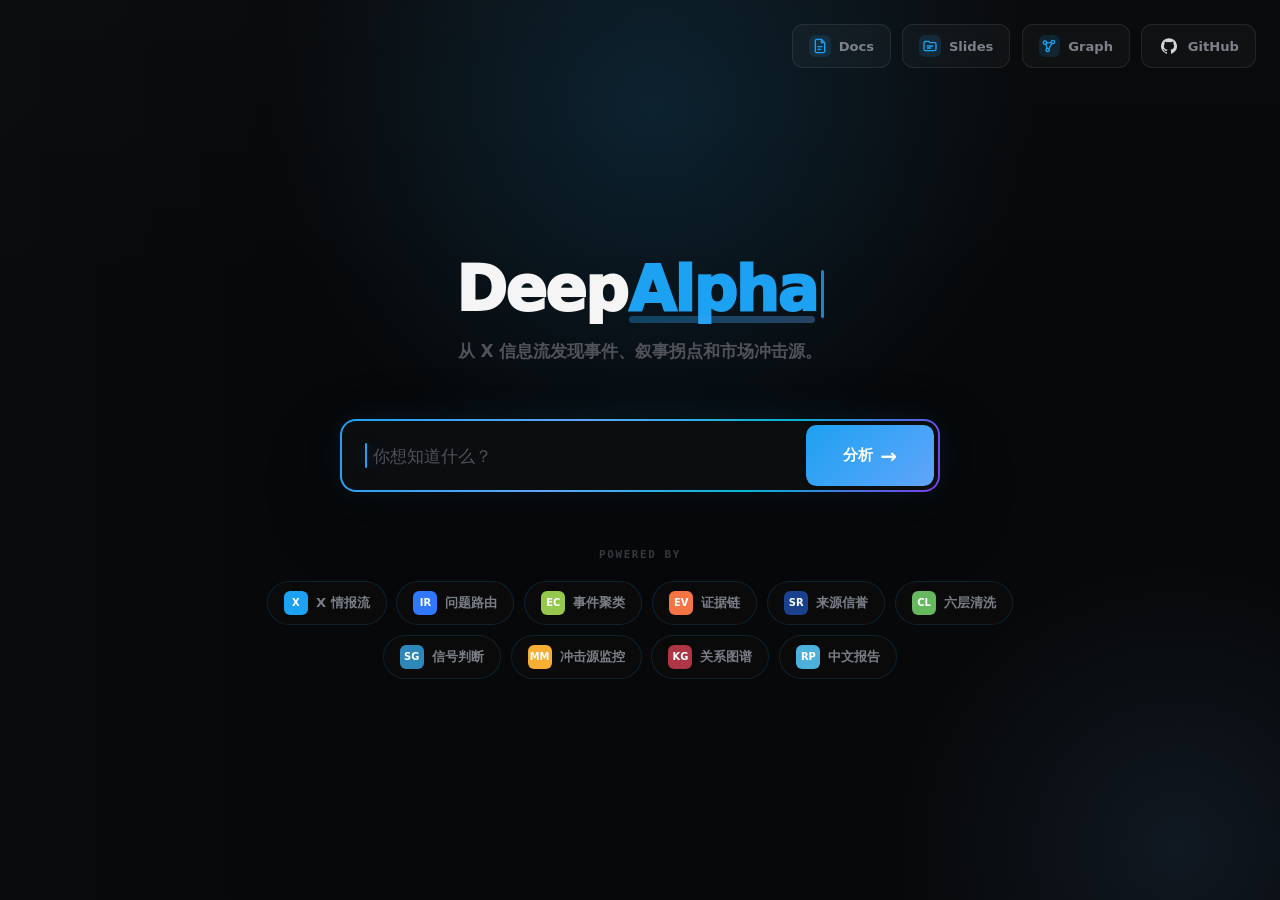
<file: web/index.html>
<!doctype html>
<html lang="zh-CN">
  <head>
    <meta charset="utf-8" />
    <meta name="viewport" content="width=device-width, initial-scale=1" />
    <title>DeepAlpha Oracle</title>
    <link rel="stylesheet" href="./styles.css" />
  </head>
  <body>
    <div class="app-shell">
      <section class="home-screen" id="homeScreen">
        <nav class="home-nav" aria-label="DeepAlpha 功能入口">
          <a class="nav-pill" href="./docs.html">
            <span class="nav-icon" aria-hidden="true">
              <svg viewBox="0 0 24 24">
                <path d="M14 2H7a2 2 0 0 0-2 2v16a2 2 0 0 0 2 2h10a2 2 0 0 0 2-2V7z"></path>
                <path d="M14 2v5h5"></path>
                <path d="M9 13h6"></path>
                <path d="M9 17h4"></path>
              </svg>
            </span>
            <span>Docs</span>
          </a>
          <a class="nav-pill" href="./slides.html">
            <span class="nav-icon" aria-hidden="true">
              <svg viewBox="0 0 24 24">
                <path d="M3 7a2 2 0 0 1 2-2h5l2 2h7a2 2 0 0 1 2 2v8a2 2 0 0 1-2 2H5a2 2 0 0 1-2-2z"></path>
                <path d="M8 12h8"></path>
                <path d="M8 15h5"></path>
              </svg>
            </span>
            <span>Slides</span>
          </a>
          <a class="nav-pill" href="./graph.html">
            <span class="nav-icon" aria-hidden="true">
              <svg viewBox="0 0 24 24">
                <circle cx="6" cy="7" r="2.5"></circle>
                <circle cx="18" cy="6" r="2.5"></circle>
                <circle cx="10" cy="18" r="2.5"></circle>
                <path d="m8.2 7.6 7.6-1.1"></path>
                <path d="m7.2 9.2 2 6.6"></path>
                <path d="m16.4 8.1-4.8 8"></path>
              </svg>
            </span>
            <span>Graph</span>
          </a>
          <a class="nav-pill" href="https://github.com/Jayaway/Alpha-Hunter-Framework">
            <span class="nav-icon" aria-hidden="true">
              <svg class="github-icon" viewBox="0 0 24 24">
                <path d="M12 .3a12 12 0 0 0-3.8 23.39c.6.11.82-.26.82-.58v-2.04c-3.34.73-4.04-1.61-4.04-1.61-.55-1.39-1.34-1.76-1.34-1.76-1.09-.74.08-.73.08-.73 1.21.08 1.84 1.24 1.84 1.24 1.07 1.83 2.8 1.3 3.49 1 .11-.78.42-1.3.76-1.6-2.66-.31-5.46-1.34-5.46-5.93 0-1.31.47-2.38 1.24-3.22-.12-.3-.54-1.52.12-3.18 0 0 1-.32 3.3 1.23a11.5 11.5 0 0 1 6 0c2.28-1.55 3.28-1.23 3.28-1.23.66 1.66.24 2.88.12 3.18.77.84 1.24 1.91 1.24 3.22 0 4.61-2.81 5.62-5.48 5.92.43.37.82 1.1.82 2.22v3.29c0 .32.21.69.82.57A12 12 0 0 0 12 .3Z"></path>
              </svg>
            </span>
            <span>GitHub</span>
          </a>
        </nav>

        <main class="home-hero">
          <div class="hero-center">
            <h1 class="brand-title">
              <span>Deep</span>
              <span class="brand-accent">Alpha</span>
              <span class="brand-caret" aria-hidden="true"></span>
            </h1>
            <p class="home-subtitle">从 X 信息流发现事件、叙事拐点和市场冲击源。</p>

            <form class="home-search" id="homeForm">
              <label class="sr-only" for="homeQuery">输入市场问题</label>
              <div class="home-input-wrap">
                <span class="home-input-caret" aria-hidden="true"></span>
                <input id="homeQuery" name="query" placeholder="你想知道什么？" autocomplete="off" />
              </div>
              <button type="submit">
                <span>分析</span>
                <span class="button-arrow">→</span>
              </button>
            </form>

            <section class="powered" aria-label="DeepAlpha 能力模块">
              <div class="powered-label">POWERED BY</div>
              <div class="power-chip-grid">
                <span class="power-chip"><i style="--chip-color: #1da1f2">X</i>X 情报流</span>
                <span class="power-chip"><i style="--chip-color: #2f78ff">IR</i>问题路由</span>
                <span class="power-chip"><i style="--chip-color: #95c84c">EC</i>事件聚类</span>
                <span class="power-chip"><i style="--chip-color: #f47445">EV</i>证据链</span>
                <span class="power-chip"><i style="--chip-color: #19418d">SR</i>来源信誉</span>
                <span class="power-chip"><i style="--chip-color: #66b85e">CL</i>六层清洗</span>
                <span class="power-chip"><i style="--chip-color: #2d88b9">SG</i>信号判断</span>
                <span class="power-chip"><i style="--chip-color: #f6ae34">MM</i>冲击源监控</span>
                <span class="power-chip"><i style="--chip-color: #ad3546">KG</i>关系图谱</span>
                <span class="power-chip"><i style="--chip-color: #4db1de">RP</i>中文报告</span>
              </div>
            </section>
          </div>
        </main>
      </section>

      <section class="analysis-screen hidden" id="analysisScreen">
        <header class="topbar">
          <button class="ghost-button" id="newQuestion" type="button" aria-label="新问题">
            <span class="arrow">←</span>
            <span>新问题</span>
          </button>
          <form class="query-form" id="queryForm">
            <label class="sr-only" for="queryInput">输入市场问题</label>
            <input id="queryInput" name="query" value="石油价格会涨吗" autocomplete="off" />
            <button class="run-button" type="submit">生成</button>
          </form>
          <div class="status-pill">
            <span class="pulse"></span>
            <span id="modeText">生成界面</span>
          </div>
        </header>

        <main class="workspace">
          <aside class="timeline-panel" aria-label="执行进度">
            <div class="timeline-line"></div>

            <section class="step completed">
              <div class="step-dot">✓</div>
              <div class="step-content">
                <h2>理解问题 &amp; 规划信号</h2>
                <p>完成</p>
                <div class="planning-card">
                  <span class="meta">核心变量</span>
                  <strong id="coreVariable">原油价格未来走势（WTI/Brent）</strong>
                  <span class="meta">时间窗口</span>
                  <strong id="timeWindow">用户未指定，默认覆盖短期(3-6个月)和中期(1-2年)</strong>
                  <span class="meta">数据源</span>
                  <strong id="sourceLine">X/Twitter, event cluster, evidence chain, sentiment signals</strong>
                </div>
              </div>
            </section>

            <section class="step completed">
              <div class="step-dot">✓</div>
              <div class="step-content">
                <h2>拉取实时情报</h2>
                <p><span id="sourceCount">19</span>个 · <span id="failedCount">0</span>x</p>
                <div class="chip-grid" id="chipGrid"></div>
                <div class="summary-meter">
                  <span><i class="ok"></i><b id="successCount">19</b> success</span>
                  <span><i class="bad"></i><b id="failureCount">0</b> failed</span>
                </div>
              </div>
            </section>

            <section class="step active">
              <div class="step-dot">3</div>
              <div class="step-content">
                <h2>生成分析报告</h2>
                <p>生成中...</p>
                <div class="progress-bar" aria-hidden="true">
                  <span></span>
                </div>
              </div>
            </section>
          </aside>

          <section class="report-panel" aria-label="分析报告">
            <div class="report-glow"></div>
            <article class="report">
              <div class="report-kicker">DeepAlpha · X 情报事件级分析</div>
              <h1 id="reportTitle">石油价格会涨吗：多信号交叉验证分析</h1>

              <section class="report-section">
                <div class="section-title">
                  <span></span>
                  <h2>数据摘要</h2>
                </div>
                <p class="lead" id="leadText">
                  系统将用户问题拆解为资产、情景、事件簇与证据链。单条推文不直接产生结论，只有多源事件和冲击源提醒会进入最终判断。
                </p>
              </section>

              <section class="report-section">
                <h3>第一层：直接市场信号</h3>
                <div class="table-wrap">
                  <table>
                    <thead>
                      <tr>
                        <th>信号</th>
                        <th>数据</th>
                        <th>市场在说什么</th>
                      </tr>
                    </thead>
                    <tbody id="signalRows"></tbody>
                  </table>
                </div>
              </section>

              <section class="report-section">
                <h3>第二层：X 事件簇与证据链</h3>
                <div class="event-grid" id="eventGrid"></div>
              </section>

              <section class="report-section">
                <h3>第三层：方向判断</h3>
                <div class="verdict-card">
                  <div>
                    <span class="meta">事件级方向</span>
                    <strong id="directionText">偏利多，但需要二次确认</strong>
                  </div>
                  <div>
                    <span class="meta">证据质量</span>
                    <strong id="evidenceText">strong_multi_source / medium confidence</strong>
                  </div>
                  <div>
                    <span class="meta">风险提示</span>
                    <strong id="riskText">冲击源信息可能造成短线波动，方向需等待更多独立来源确认</strong>
                  </div>
                </div>
              </section>
            </article>
          </section>
        </main>
      </section>
    </div>

    <script src="./app.js"></script>
  </body>
</html>
</file>
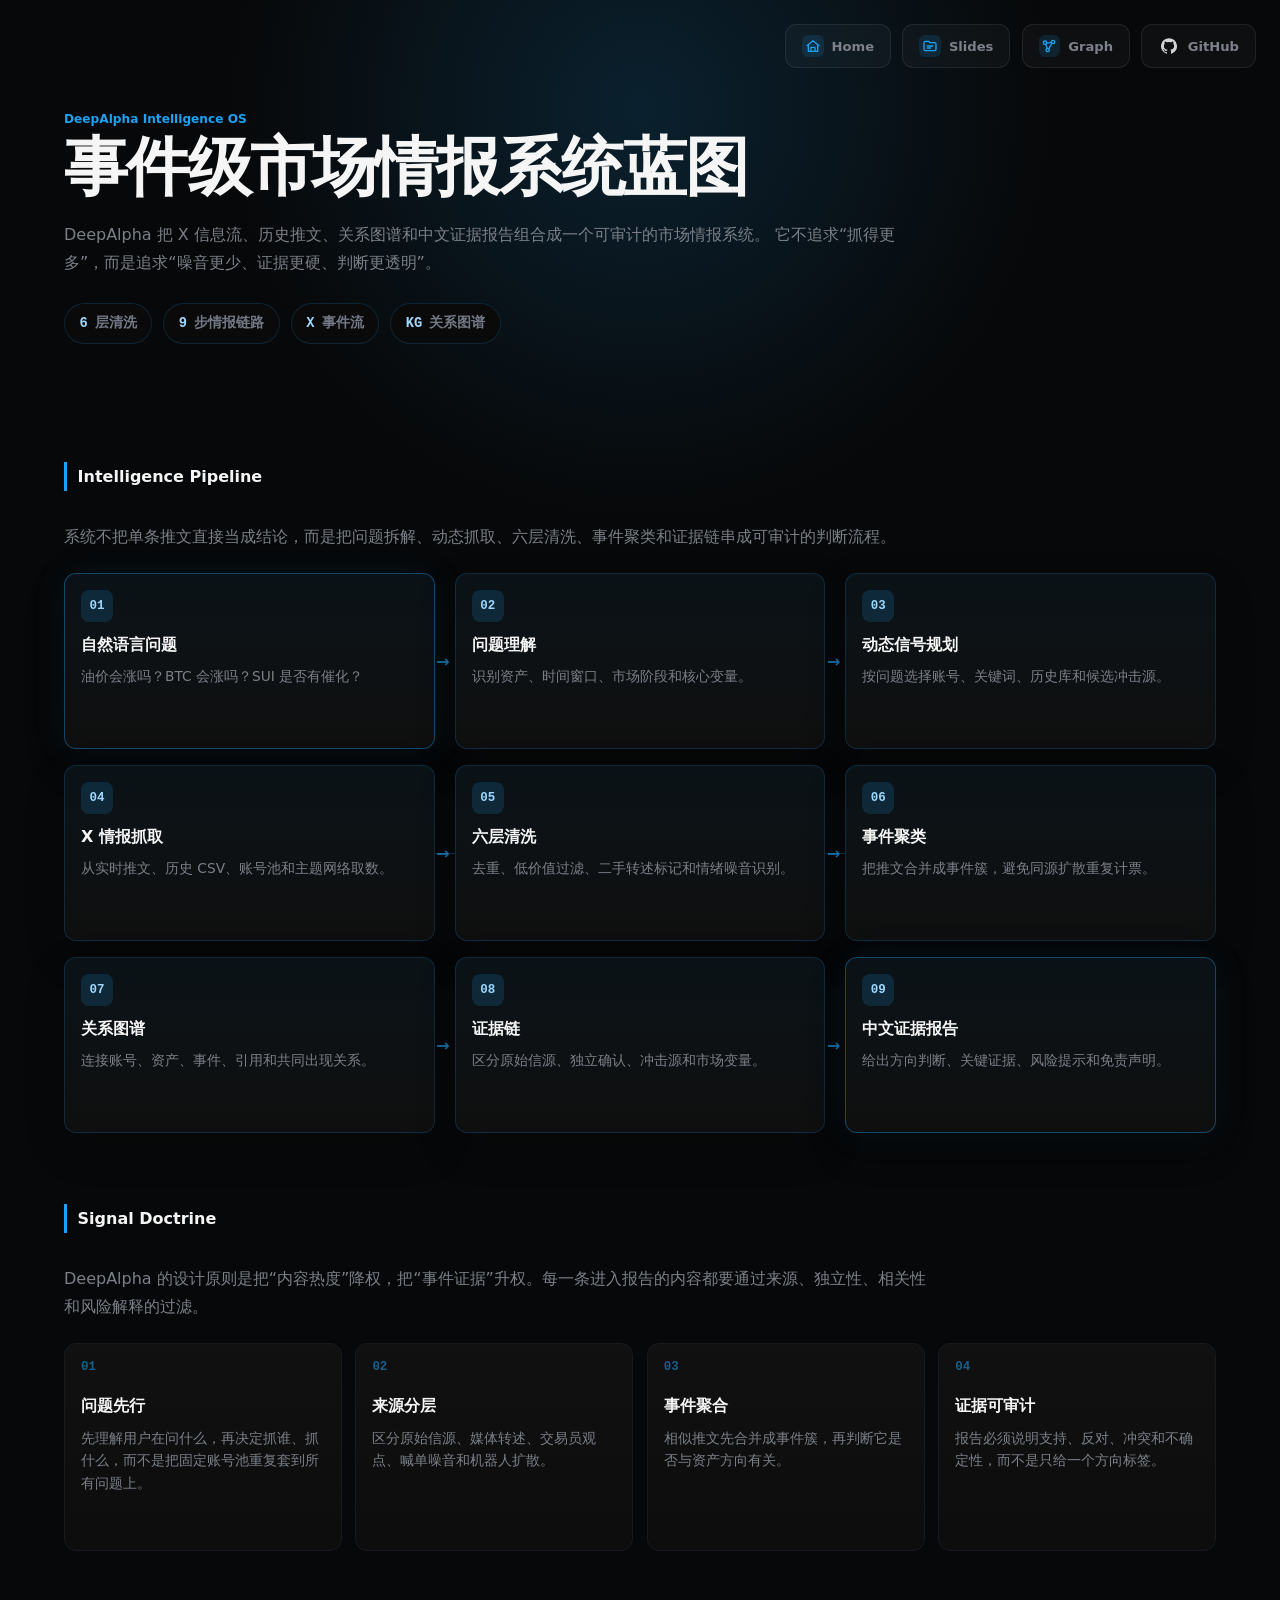
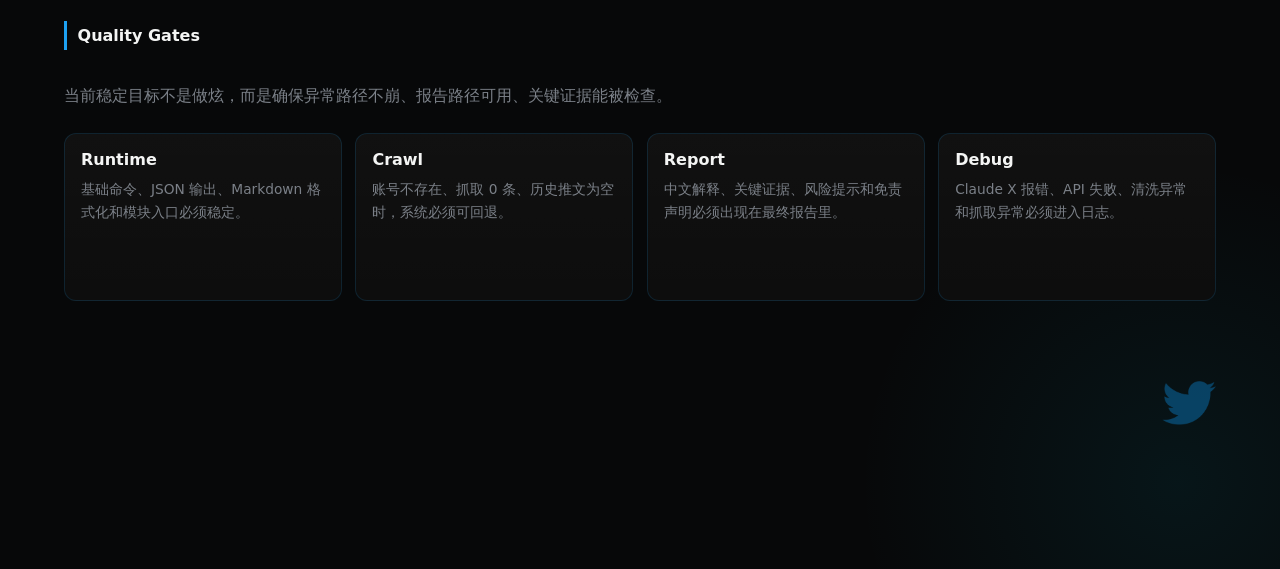
<file: web/docs.html>
<!doctype html>
<html lang="zh-CN">
  <head>
    <meta charset="utf-8" />
    <meta name="viewport" content="width=device-width, initial-scale=1" />
    <title>DeepAlpha Docs</title>
    <link rel="stylesheet" href="./styles.css" />
  </head>
  <body class="docs-page">
    <div class="docs-shell">
      <nav class="home-nav docs-nav" aria-label="DeepAlpha 文档导航">
        <a class="nav-pill" href="./index.html">
          <span class="nav-icon" aria-hidden="true">
            <svg viewBox="0 0 24 24">
              <path d="M3 11.5 12 4l9 7.5"></path>
              <path d="M5 10.5V20h14v-9.5"></path>
              <path d="M9 20v-6h6v6"></path>
            </svg>
          </span>
          <span>Home</span>
        </a>
        <a class="nav-pill" href="./slides.html">
          <span class="nav-icon" aria-hidden="true">
            <svg viewBox="0 0 24 24">
              <path d="M3 7a2 2 0 0 1 2-2h5l2 2h7a2 2 0 0 1 2 2v8a2 2 0 0 1-2 2H5a2 2 0 0 1-2-2z"></path>
              <path d="M8 12h8"></path>
              <path d="M8 15h5"></path>
            </svg>
          </span>
          <span>Slides</span>
        </a>
        <a class="nav-pill" href="./graph.html">
          <span class="nav-icon" aria-hidden="true">
            <svg viewBox="0 0 24 24">
              <circle cx="6" cy="7" r="2.5"></circle>
              <circle cx="18" cy="6" r="2.5"></circle>
              <circle cx="10" cy="18" r="2.5"></circle>
              <path d="m8.2 7.6 7.6-1.1"></path>
              <path d="m7.2 9.2 2 6.6"></path>
              <path d="m16.4 8.1-4.8 8"></path>
            </svg>
          </span>
          <span>Graph</span>
        </a>
        <a class="nav-pill" href="https://github.com/Jayaway/Alpha-Hunter-Framework">
          <span class="nav-icon" aria-hidden="true">
            <svg class="github-icon" viewBox="0 0 24 24">
              <path d="M12 .3a12 12 0 0 0-3.8 23.39c.6.11.82-.26.82-.58v-2.04c-3.34.73-4.04-1.61-4.04-1.61-.55-1.39-1.34-1.76-1.34-1.76-1.09-.74.08-.73.08-.73 1.21.08 1.84 1.24 1.84 1.24 1.07 1.83 2.8 1.3 3.49 1 .11-.78.42-1.3.76-1.6-2.66-.31-5.46-1.34-5.46-5.93 0-1.31.47-2.38 1.24-3.22-.12-.3-.54-1.52.12-3.18 0 0 1-.32 3.3 1.23a11.5 11.5 0 0 1 6 0c2.28-1.55 3.28-1.23 3.28-1.23.66 1.66.24 2.88.12 3.18.77.84 1.24 1.91 1.24 3.22 0 4.61-2.81 5.62-5.48 5.92.43.37.82 1.1.82 2.22v3.29c0 .32.21.69.82.57A12 12 0 0 0 12 .3Z"></path>
            </svg>
          </span>
          <span>GitHub</span>
        </a>
      </nav>

      <header class="docs-hero">
        <div class="report-kicker">DeepAlpha Intelligence OS</div>
        <h1>事件级市场情报系统蓝图</h1>
        <p>
          DeepAlpha 把 X 信息流、历史推文、关系图谱和中文证据报告组合成一个可审计的市场情报系统。
          它不追求“抓得更多”，而是追求“噪音更少、证据更硬、判断更透明”。
        </p>
        <div class="docs-metrics" aria-label="DeepAlpha 核心能力">
          <span><b>6</b> 层清洗</span>
          <span><b>9</b> 步情报链路</span>
          <span><b>X</b> 事件流</span>
          <span><b>KG</b> 关系图谱</span>
        </div>
      </header>

      <main class="docs-main">
        <section class="docs-section">
          <div class="section-title">
            <span></span>
            <h2>Intelligence Pipeline</h2>
          </div>
          <p class="docs-lead">系统不把单条推文直接当成结论，而是把问题拆解、动态抓取、六层清洗、事件聚类和证据链串成可审计的判断流程。</p>

          <div class="flow-map" aria-label="DeepAlpha 系统流程图">
            <article class="flow-node input">
              <b>01</b>
              <h3>自然语言问题</h3>
              <p>油价会涨吗？BTC 会涨吗？SUI 是否有催化？</p>
            </article>
            <article class="flow-node">
              <b>02</b>
              <h3>问题理解</h3>
              <p>识别资产、时间窗口、市场阶段和核心变量。</p>
            </article>
            <article class="flow-node">
              <b>03</b>
              <h3>动态信号规划</h3>
              <p>按问题选择账号、关键词、历史库和候选冲击源。</p>
            </article>
            <article class="flow-node">
              <b>04</b>
              <h3>X 情报抓取</h3>
              <p>从实时推文、历史 CSV、账号池和主题网络取数。</p>
            </article>
            <article class="flow-node">
              <b>05</b>
              <h3>六层清洗</h3>
              <p>去重、低价值过滤、二手转述标记和情绪噪音识别。</p>
            </article>
            <article class="flow-node">
              <b>06</b>
              <h3>事件聚类</h3>
              <p>把推文合并成事件簇，避免同源扩散重复计票。</p>
            </article>
            <article class="flow-node">
              <b>07</b>
              <h3>关系图谱</h3>
              <p>连接账号、资产、事件、引用和共同出现关系。</p>
            </article>
            <article class="flow-node">
              <b>08</b>
              <h3>证据链</h3>
              <p>区分原始信源、独立确认、冲击源和市场变量。</p>
            </article>
            <article class="flow-node output">
              <b>09</b>
              <h3>中文证据报告</h3>
              <p>给出方向判断、关键证据、风险提示和免责声明。</p>
            </article>
          </div>
        </section>

        <section class="docs-section">
          <div class="section-title">
            <span></span>
            <h2>Signal Doctrine</h2>
          </div>
          <p class="docs-lead">DeepAlpha 的设计原则是把“内容热度”降权，把“事件证据”升权。每一条进入报告的内容都要通过来源、独立性、相关性和风险解释的过滤。</p>

          <div class="doctrine-grid">
            <article class="doctrine-card">
              <span>01</span>
              <h3>问题先行</h3>
              <p>先理解用户在问什么，再决定抓谁、抓什么，而不是把固定账号池重复套到所有问题上。</p>
            </article>
            <article class="doctrine-card">
              <span>02</span>
              <h3>来源分层</h3>
              <p>区分原始信源、媒体转述、交易员观点、喊单噪音和机器人扩散。</p>
            </article>
            <article class="doctrine-card">
              <span>03</span>
              <h3>事件聚合</h3>
              <p>相似推文先合并成事件簇，再判断它是否与资产方向有关。</p>
            </article>
            <article class="doctrine-card">
              <span>04</span>
              <h3>证据可审计</h3>
              <p>报告必须说明支持、反对、冲突和不确定性，而不是只给一个方向标签。</p>
            </article>
          </div>
        </section>

        <section class="docs-section">
          <div class="section-title">
            <span></span>
            <h2>Quality Gates</h2>
          </div>
          <p class="docs-lead">当前稳定目标不是做炫，而是确保异常路径不崩、报告路径可用、关键证据能被检查。</p>

          <div class="quality-grid">
            <article>
              <h3>Runtime</h3>
              <p>基础命令、JSON 输出、Markdown 格式化和模块入口必须稳定。</p>
            </article>
            <article>
              <h3>Crawl</h3>
              <p>账号不存在、抓取 0 条、历史推文为空时，系统必须可回退。</p>
            </article>
            <article>
              <h3>Report</h3>
              <p>中文解释、关键证据、风险提示和免责声明必须出现在最终报告里。</p>
            </article>
            <article>
              <h3>Debug</h3>
              <p>Claude X 报错、API 失败、清洗异常和抓取异常必须进入日志。</p>
            </article>
          </div>
        </section>

        <section class="docs-section operator-section" id="operatorLayer">
          <div class="operator-lock" id="operatorLock">
            <button class="operator-bird" id="operatorBird" type="button" aria-label="">
              <img src="./assets/twitter-transparent.png" alt="" aria-hidden="true" />
            </button>
          </div>

          <div class="business-canvas" aria-label="DeepAlpha 商业模式画布">
            <article class="canvas-block partners">
              <h3>关键伙伴</h3>
              <ul>
                <li>X 数据与账号池</li>
                <li>加密 / 能源 / 宏观信源</li>
                <li>研究社区与独立分析师</li>
              </ul>
            </article>
            <article class="canvas-block activities">
              <h3>关键活动</h3>
              <ul>
                <li>情报抓取与账号维护</li>
                <li>清洗规则和事件聚类迭代</li>
                <li>报告模板与信号判断优化</li>
              </ul>
            </article>
            <article class="canvas-block value">
              <h3>价值主张</h3>
              <p>把嘈杂的 X 信息流压缩为可验证、可追溯、能解释风险的市场判断。</p>
              <div class="canvas-tags">
                <span>少看噪音</span>
                <span>证据优先</span>
                <span>中文可读</span>
              </div>
            </article>
            <article class="canvas-block relationships">
              <h3>客户关系</h3>
              <ul>
                <li>自助式网页分析</li>
                <li>日报 / 主题追踪</li>
                <li>团队私有信源配置</li>
              </ul>
            </article>
            <article class="canvas-block segments">
              <h3>客户细分</h3>
              <ul>
                <li>个人交易者和研究者</li>
                <li>加密项目与基金研究岗</li>
                <li>能源、宏观和舆情团队</li>
              </ul>
            </article>
            <article class="canvas-block resources">
              <h3>核心资源</h3>
              <ul>
                <li>历史推文库和关系图谱</li>
                <li>六层清洗规则</li>
                <li>事件级信号判断框架</li>
              </ul>
            </article>
            <article class="canvas-block channels">
              <h3>渠道</h3>
              <ul>
                <li>网页版 DeepAlpha</li>
                <li>GitHub 开源仓库</li>
                <li>报告分享页与社群传播</li>
              </ul>
            </article>
            <article class="canvas-block costs">
              <h3>成本结构</h3>
              <ul>
                <li>抓取账号和数据维护</li>
                <li>模型调用与推理成本</li>
                <li>存储、日志和监控</li>
              </ul>
            </article>
            <article class="canvas-block revenue">
              <h3>收入来源</h3>
              <ul>
                <li>个人高级订阅</li>
                <li>团队版信源和报告工作流</li>
                <li>事件情报 API / 私有部署</li>
              </ul>
            </article>
          </div>
        </section>
      </main>
    </div>
    <script>
      const lock = document.querySelector("#operatorLock");
      const bird = document.querySelector("#operatorBird");

      function unlockOperatorLayer() {
        document.body.classList.add("operator-unlocked");
        if (lock) {
          lock.setAttribute("aria-hidden", "true");
        }
      }

      bird?.addEventListener("click", unlockOperatorLayer);
    </script>
  </body>
</html>
</file>
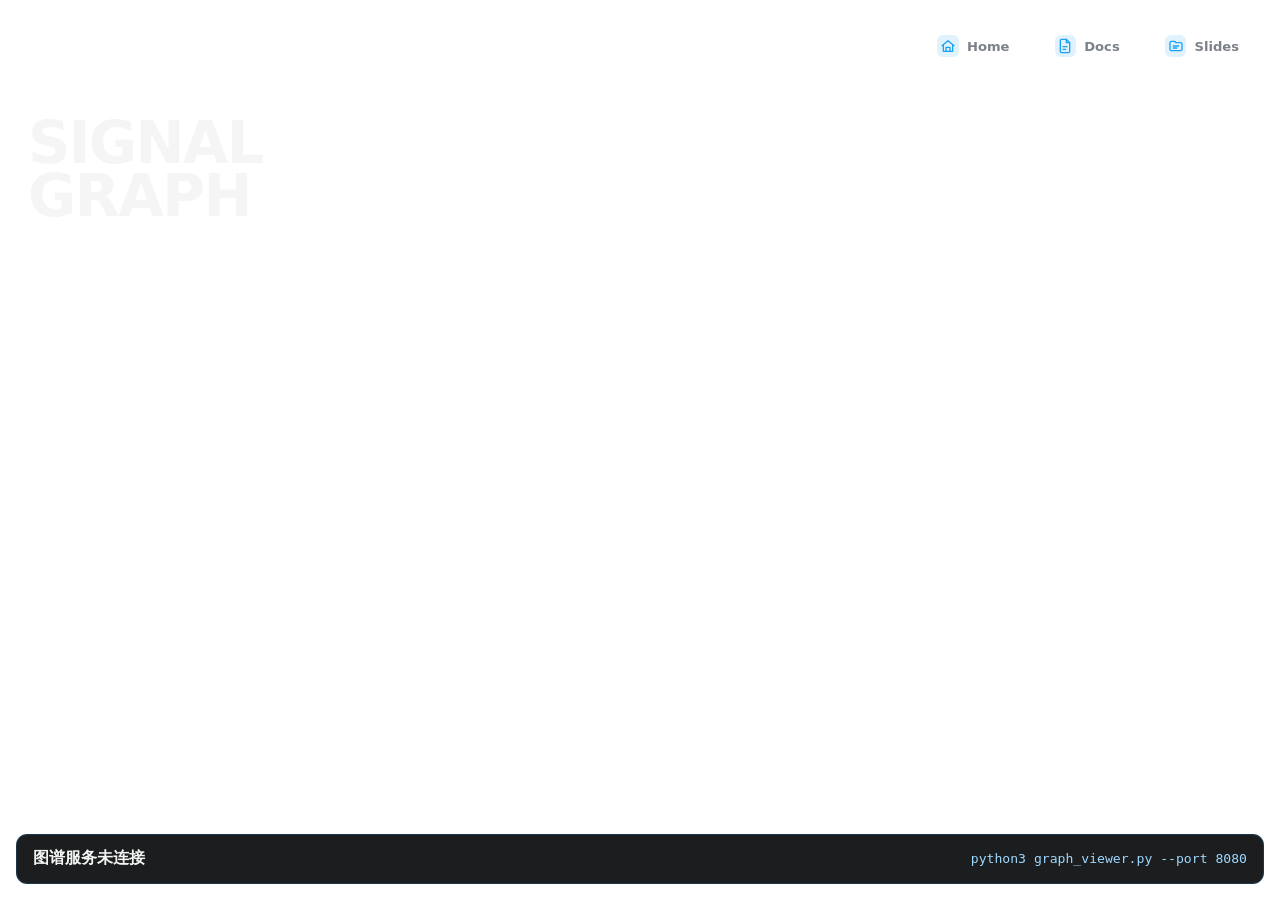
<file: web/graph.html>
<!doctype html>
<html lang="zh-CN">
  <head>
    <meta charset="utf-8" />
    <meta name="viewport" content="width=device-width, initial-scale=1" />
    <title>DeepAlpha 关系图谱</title>
    <link rel="stylesheet" href="./styles.css" />
    <style>
      body {
        min-height: 100vh;
        overflow: hidden;
        background:
          radial-gradient(circle at 51% 12%, rgba(29, 161, 242, 0.16), transparent 24rem),
          radial-gradient(circle at 92% 94%, rgba(96, 165, 250, 0.1), transparent 18rem),
          linear-gradient(90deg, rgba(255, 255, 255, 0.012), transparent 19rem),
          var(--bg);
      }

      .graph-shell {
        min-height: 100vh;
        padding: 0;
      }

      .graph-nav {
        position: fixed;
      }

      .graph-hero {
        position: fixed;
        top: 7.25rem;
        left: 1.75rem;
        z-index: 3;
        display: grid;
        gap: 0.35rem;
        width: min(24rem, calc(100vw - 3.5rem));
        pointer-events: none;
      }

      .graph-hero h1 {
        margin: 0;
        color: var(--text);
        font-size: clamp(2.1rem, 4.6vw, 4.25rem);
        line-height: 0.9;
        letter-spacing: -0.03em;
        text-transform: uppercase;
      }

      .graph-frame-wrap {
        position: fixed;
        inset: 0;
        width: 100vw;
        height: 100vh;
        min-height: 100vh;
        overflow: hidden;
        border: 0;
        border-radius: 0;
        background: transparent;
        box-shadow: none;
      }

      .graph-frame {
        display: block;
        width: 100%;
        height: 100%;
        border: 0;
        background: transparent;
      }

      .graph-fallback {
        position: absolute;
        inset: auto 1rem 1rem 1rem;
        display: none;
        align-items: center;
        justify-content: space-between;
        gap: 1rem;
        padding: 0.85rem 1rem;
        border: 1px solid rgba(29, 161, 242, 0.2);
        border-radius: 0.7rem;
        background: rgba(8, 10, 12, 0.92);
        color: #aab2bd;
        backdrop-filter: blur(18px);
      }

      .graph-fallback.visible {
        display: flex;
      }

      .graph-fallback strong {
        color: #f4f5f4;
      }

      .graph-fallback code {
        color: #9fd8ff;
        font-family: ui-monospace, SFMono-Regular, Menlo, Consolas, monospace;
        font-size: 0.82rem;
      }

      @media (max-width: 820px) {
        body {
          overflow: auto;
        }

        .graph-shell {
          padding: 0;
        }

        .graph-nav {
          position: fixed;
          justify-content: flex-start;
        }

        .graph-hero {
          display: none;
        }

        .graph-frame-wrap {
          height: 100vh;
        }

        .graph-fallback {
          display: none;
          align-items: flex-start;
          flex-direction: column;
        }
      }
    </style>
  </head>
  <body>
    <div class="graph-shell">
      <nav class="home-nav graph-nav" aria-label="DeepAlpha 图谱导航">
        <a class="nav-pill" href="./index.html">
          <span class="nav-icon" aria-hidden="true">
            <svg viewBox="0 0 24 24">
              <path d="M3 11.5 12 4l9 7.5"></path>
              <path d="M5 10.5V20h14v-9.5"></path>
              <path d="M9 20v-6h6v6"></path>
            </svg>
          </span>
          <span>Home</span>
        </a>
        <a class="nav-pill" href="./docs.html">
          <span class="nav-icon" aria-hidden="true">
            <svg viewBox="0 0 24 24">
              <path d="M14 2H7a2 2 0 0 0-2 2v16a2 2 0 0 0 2 2h10a2 2 0 0 0 2-2V7z"></path>
              <path d="M14 2v5h5"></path>
              <path d="M9 13h6"></path>
              <path d="M9 17h4"></path>
            </svg>
          </span>
          <span>Docs</span>
        </a>
        <a class="nav-pill" href="./slides.html">
          <span class="nav-icon" aria-hidden="true">
            <svg viewBox="0 0 24 24">
              <path d="M3 7a2 2 0 0 1 2-2h5l2 2h7a2 2 0 0 1 2 2v8a2 2 0 0 1-2 2H5a2 2 0 0 1-2-2z"></path>
              <path d="M8 12h8"></path>
              <path d="M8 15h5"></path>
            </svg>
          </span>
          <span>Slides</span>
        </a>
      </nav>

      <header class="graph-hero">
        <h1>Signal<br />Graph</h1>
      </header>

      <main class="graph-frame-wrap" aria-label="DeepAlpha 关系图谱服务">
        <iframe class="graph-frame" id="graphFrame" src="http://localhost:8080/" title="DeepAlpha 关系图谱"></iframe>
        <div class="graph-fallback" id="graphFallback">
          <strong>图谱服务未连接</strong>
          <code>python3 graph_viewer.py --port 8080</code>
        </div>
      </main>
    </div>

    <script>
      const fallback = document.getElementById("graphFallback");

      async function checkGraphService() {
        try {
          const response = await fetch("http://localhost:8080/api/graph", { cache: "no-store" });
          if (!response.ok) throw new Error("Graph service unavailable");
          await response.json();
          fallback.classList.remove("visible");
        } catch (_) {
          fallback.classList.add("visible");
        }
      }

      checkGraphService();
      window.setInterval(checkGraphService, 5000);
    </script>
  </body>
</html>
</file>
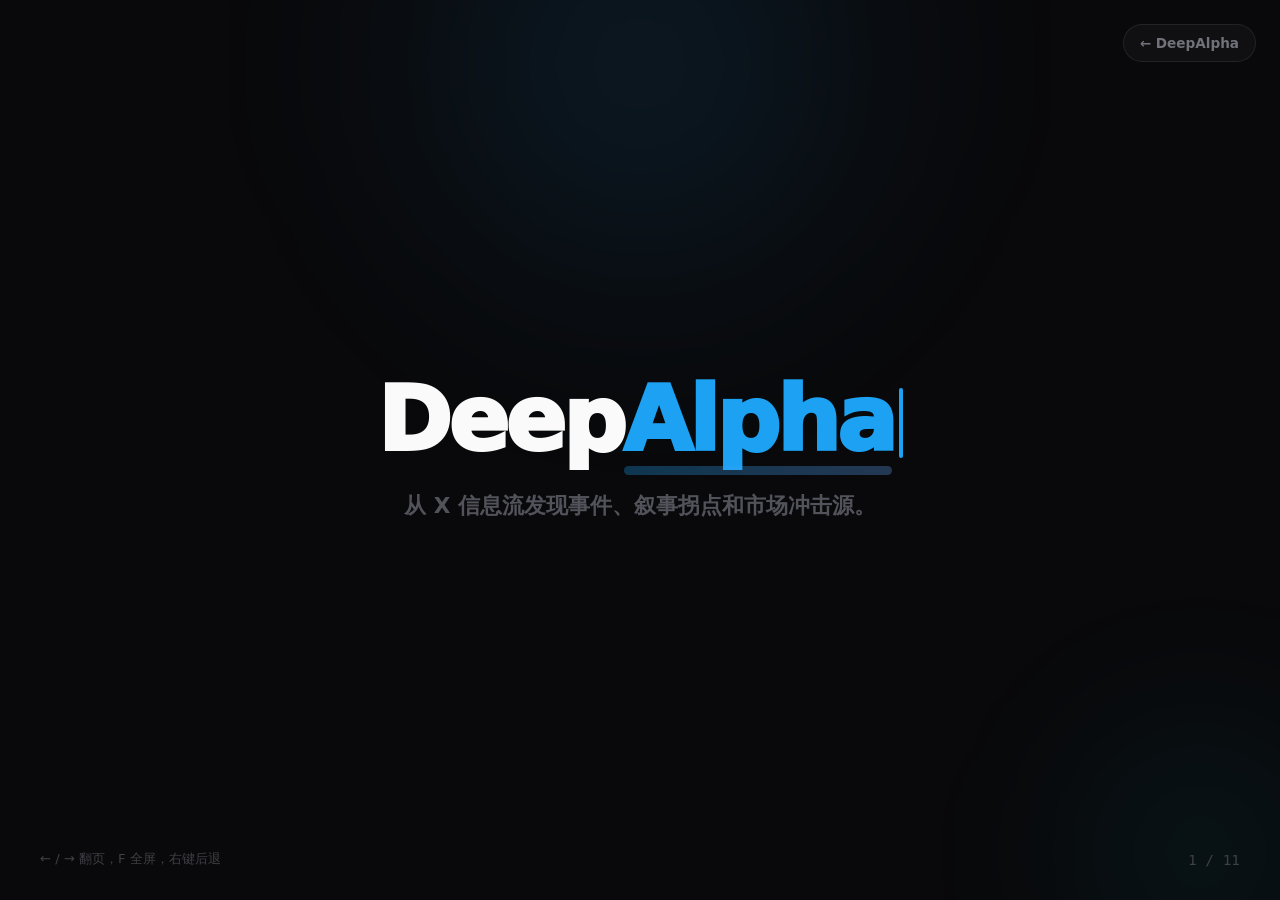
<file: web/slides.html>
<!doctype html>
<html lang="zh-CN">
  <head>
    <meta charset="utf-8" />
    <meta name="viewport" content="width=device-width, initial-scale=1" />
    <title>DeepAlpha — Slides</title>
    <style>
      * {
        box-sizing: border-box;
        margin: 0;
        padding: 0;
      }

      :root {
        color-scheme: dark;
        --bg: #09090b;
        --panel: #111114;
        --line: #27272a;
        --line-soft: #1e1f26;
        --text: #fafafa;
        --soft: #e4e4e7;
        --muted: #a1a1aa;
        --dim: #52525b;
        --blue: #1da1f2;
        --blue-soft: rgba(29, 161, 242, 0.12);
        --cyan-soft: rgba(6, 182, 212, 0.08);
        --red-soft: rgba(239, 68, 68, 0.08);
      }

      body {
        height: 100vh;
        overflow: hidden;
        background: var(--bg);
        color: var(--soft);
        font-family:
          Inter, ui-sans-serif, system-ui, -apple-system, BlinkMacSystemFont, "Segoe UI",
          "PingFang SC", "Hiragino Sans GB", "Microsoft YaHei", sans-serif;
      }

      .slide {
        position: relative;
        display: none;
        width: 100vw;
        height: 100vh;
        padding: clamp(3rem, 6vw, 5rem) clamp(3rem, 8vw, 7.5rem);
        flex-direction: column;
        justify-content: center;
        overflow: hidden;
      }

      .slide.active {
        display: flex;
      }

      .slide::before,
      .slide::after {
        content: "";
        position: absolute;
        border-radius: 999px;
        pointer-events: none;
      }

      .slide::before {
        width: 48rem;
        height: 48rem;
        top: -20rem;
        left: 50%;
        transform: translateX(-50%);
        background: radial-gradient(circle, rgba(29, 161, 242, 0.12), transparent 62%);
        filter: blur(5rem);
      }

      .slide::after {
        width: 30rem;
        height: 30rem;
        right: -10rem;
        bottom: -12rem;
        background: radial-gradient(circle, var(--cyan-soft), transparent 60%);
        filter: blur(4rem);
      }

      .slide > * {
        position: relative;
        z-index: 1;
      }

      h1,
      h2,
      h3,
      p,
      li {
        max-width: 58rem;
      }

      h1 {
        margin-bottom: 1.5rem;
        color: var(--text);
        font-family: Georgia, "Noto Serif SC", "Songti SC", serif;
        font-size: clamp(3rem, 5vw, 4rem);
        font-weight: 900;
        line-height: 1.18;
        letter-spacing: -0.03em;
      }

      h2 {
        margin-bottom: 1.8rem;
        color: var(--text);
        font-size: clamp(2.25rem, 3.6vw, 3rem);
        font-weight: 850;
        line-height: 1.28;
        letter-spacing: -0.02em;
      }

      h3 {
        margin-bottom: 1.1rem;
        color: var(--dim);
        font-size: 1.35rem;
        font-weight: 700;
      }

      p,
      li {
        color: var(--muted);
        font-size: clamp(1.15rem, 1.9vw, 1.55rem);
        line-height: 1.72;
      }

      ul {
        list-style: none;
      }

      li {
        position: relative;
        padding: 0.45rem 0 0.45rem 1.55rem;
      }

      li::before {
        content: "";
        position: absolute;
        left: 0;
        top: 1.35rem;
        width: 0.45rem;
        height: 0.45rem;
        border-radius: 999px;
        background: var(--blue);
      }

      .green {
        color: #60a5fa;
      }

      .white {
        color: var(--text);
      }

      .dim {
        color: var(--dim);
      }

      .center {
        align-items: center;
        text-align: center;
      }

      .center h1,
      .center h2,
      .center p {
        max-width: 58rem;
      }

      .logo {
        color: var(--text);
        font-size: clamp(4rem, 7vw, 5.7rem);
        font-weight: 950;
        line-height: 1;
        letter-spacing: -0.04em;
      }

      .logo .accent {
        position: relative;
        color: var(--blue);
      }

      .logo .accent::after {
        content: "";
        position: absolute;
        right: 0.08rem;
        bottom: -0.18rem;
        left: 0.08rem;
        height: 0.52rem;
        border-radius: 999px;
        background: linear-gradient(90deg, var(--blue), #60a5fa);
        opacity: 0.3;
      }

      .cursor {
        display: inline-block;
        width: 0.28rem;
        height: 0.78em;
        margin-left: 0.35rem;
        border-radius: 999px;
        background: var(--blue);
        vertical-align: -0.08em;
        animation: blink 1s infinite;
      }

      .tagline {
        margin-top: 1.35rem;
        color: var(--dim);
        font-size: 1.35rem;
        font-weight: 600;
      }

      .quote {
        max-width: 64rem;
        margin: 1rem 0;
        padding-left: 1.8rem;
        border-left: 4px solid var(--blue);
        color: var(--soft);
        font-size: clamp(1.5rem, 2.7vw, 2.2rem);
        font-weight: 650;
        line-height: 1.55;
      }

      .noise {
        display: grid;
        gap: 0.75rem;
        max-width: 42rem;
        margin-top: 0.5rem;
      }

      .noise span {
        display: inline-flex;
        width: fit-content;
        padding: 0.75rem 1.1rem;
        border: 1px solid rgba(239, 68, 68, 0.16);
        border-radius: 0.75rem;
        background: var(--red-soft);
        color: #f87171;
        font-size: 1.25rem;
        font-weight: 750;
      }

      .grid-2 {
        display: grid;
        grid-template-columns: repeat(2, minmax(0, 1fr));
        gap: 1.2rem;
        max-width: 64rem;
      }

      .card {
        min-height: 10rem;
        padding: 1.2rem;
        border: 1px solid var(--line-soft);
        border-radius: 0.8rem;
        background: rgba(255, 255, 255, 0.025);
      }

      .card strong {
        display: block;
        margin-bottom: 0.55rem;
        color: var(--text);
        font-size: 1.1rem;
      }

      .card p {
        font-size: 1rem;
        line-height: 1.62;
      }

      .pipeline {
        display: grid;
        grid-template-columns: repeat(5, minmax(0, 1fr));
        gap: 0.7rem;
        max-width: 66rem;
        margin-top: 0.5rem;
      }

      .pipe {
        min-height: 8rem;
        padding: 1rem;
        border: 1px solid rgba(29, 161, 242, 0.24);
        border-radius: 0.75rem;
        background: var(--blue-soft);
      }

      .pipe b {
        display: grid;
        place-items: center;
        width: 2rem;
        height: 2rem;
        margin-bottom: 0.75rem;
        border-radius: 0.5rem;
        background: var(--blue);
        color: #03111f;
        font-family: ui-monospace, SFMono-Regular, Menlo, Consolas, monospace;
      }

      .pipe span {
        color: var(--soft);
        font-size: 0.98rem;
        font-weight: 750;
        line-height: 1.45;
      }

      .metric-row,
      .tag-row {
        display: flex;
        flex-wrap: wrap;
        gap: 0.8rem;
        max-width: 60rem;
        margin-top: 1.2rem;
      }

      .metric,
      .tag {
        display: inline-flex;
        align-items: center;
        min-height: 2.7rem;
        padding: 0 1rem;
        border: 1px solid var(--line);
        border-radius: 999px;
        background: #0a0a0a;
        color: #71717a;
        font-size: 0.95rem;
        font-weight: 650;
      }

      .metric {
        border-color: rgba(29, 161, 242, 0.24);
        color: #60a5fa;
      }

      .code {
        width: min(58rem, 100%);
        margin-top: 1.3rem;
        padding: 1.2rem 1.35rem;
        border: 1px solid var(--line-soft);
        border-radius: 0.75rem;
        background: #0a0a0a;
        color: #a1a1aa;
        font-family: ui-monospace, SFMono-Regular, Menlo, Consolas, monospace;
        font-size: 1.05rem;
        line-height: 1.8;
      }

      .page-indicator {
        position: fixed;
        right: 2.5rem;
        bottom: 2rem;
        z-index: 10;
        color: #3f3f46;
        font-family: ui-monospace, SFMono-Regular, Menlo, Consolas, monospace;
        font-size: 0.9rem;
      }

      .hint {
        position: fixed;
        left: 2.5rem;
        bottom: 2rem;
        z-index: 10;
        color: #3f3f46;
        font-size: 0.82rem;
      }

      .home-link {
        position: fixed;
        top: 1.5rem;
        right: 1.5rem;
        z-index: 10;
        padding: 0.62rem 1rem;
        border: 1px solid rgba(255, 255, 255, 0.08);
        border-radius: 999px;
        background: rgba(255, 255, 255, 0.03);
        color: #71717a;
        text-decoration: none;
        font-size: 0.85rem;
        font-weight: 700;
      }

      .home-link:hover {
        color: var(--text);
        border-color: rgba(29, 161, 242, 0.38);
      }

      .twitter-bird-easter {
        position: absolute;
        left: calc(50% - 25.8rem);
        top: calc(50% - 6.6rem);
        z-index: 1;
        width: min(12.2rem, 24vw);
        opacity: 0.08;
        filter: saturate(1.12) drop-shadow(0 0 2rem rgba(29, 161, 242, 0.18));
        pointer-events: none;
        transform: translate(-26vw, 26vh) scale(0.68) rotate(-10deg);
      }

      .finale-slide.active .twitter-bird-easter {
        animation: birdFlyIn 1.45s cubic-bezier(0.2, 0.72, 0.22, 1) 0.12s forwards;
      }

      @keyframes blink {
        50% {
          opacity: 0;
        }
      }

      @keyframes birdFlyIn {
        0% {
          opacity: 0.08;
          transform: translate(-26vw, 26vh) scale(0.68) rotate(-10deg);
        }
        18% {
          opacity: 0.18;
        }
        68% {
          opacity: 0.34;
        }
        100% {
          opacity: 0.38;
          transform: translate(0, 0) scale(1) rotate(0deg);
        }
      }

      @media (max-width: 900px) {
        .slide {
          padding: 4.5rem 1.4rem 4rem;
        }

        .grid-2,
        .pipeline {
          grid-template-columns: 1fr;
        }

        .pipeline {
          gap: 0.55rem;
        }

        .pipe {
          min-height: auto;
        }

        .quote {
          padding-left: 1rem;
        }

        .home-link {
          top: 1rem;
          right: 1rem;
        }

        .hint {
          left: 1rem;
          bottom: 1rem;
        }

        .page-indicator {
          right: 1rem;
          bottom: 1rem;
        }

        .twitter-bird-easter {
          left: 2rem;
          top: 35%;
          width: 8.6rem;
        }
      }
    </style>
  </head>
  <body>
    <a class="home-link" href="./index.html">← DeepAlpha</a>

    <section class="slide center active">
      <div class="logo">Deep<span class="accent">Alpha</span><span class="cursor"></span></div>
      <p class="tagline">从 X 信息流发现事件、叙事拐点和市场冲击源。</p>
    </section>

    <section class="slide">
      <h3>现在的问题</h3>
      <h2>用户问的是市场方向，系统抓到的却常常是噪音</h2>
      <div class="noise">
        <span>“BTC 会涨吗？”却抓到宏观新闻</span>
        <span>“SUI 会涨吗？”却复用同一批账号</span>
        <span>“油价会涨吗？”结论总是无明确方向</span>
        <span>单条推文被当成方向信号</span>
      </div>
      <p style="margin-top: 1.7rem">DeepAlpha 要解决的不是“多抓一点”，而是让抓取、清洗、证据和结论都跟问题本身对齐。</p>
    </section>

    <section class="slide">
      <h3>核心洞察</h3>
      <h2>市场情报不是内容流，而是<span class="green">事件流</span></h2>
      <div class="quote">一条推文不直接产生判断。只有当独立来源、事件簇、冲击源和市场变量互相验证时，它才进入最终报告。</div>
      <div class="tag-row">
        <span class="tag">不是情绪摘要</span>
        <span class="tag">不是账号列表</span>
        <span class="tag">不是关键词搜索</span>
        <span class="metric">事件级分析</span>
      </div>
    </section>

    <section class="slide">
      <h3>产品入口</h3>
      <h2>用户只需要问一句自然语言问题</h2>
      <p>比如：<span class="white">“石油今天价格会涨吗？”</span></p>
      <div class="grid-2" style="margin-top: 1.6rem">
        <div class="card">
          <strong>系统理解问题</strong>
          <p>识别资产、时间窗口、市场阶段、核心变量和候选冲击源。</p>
        </div>
        <div class="card">
          <strong>系统规划信号</strong>
          <p>为 oil / BTC / SUI 等问题选择不同来源、不同关键词、不同证据结构。</p>
        </div>
      </div>
    </section>

    <section class="slide">
      <h3>DeepAlpha Pipeline</h3>
      <h2>从问题到报告，分成五步</h2>
      <div class="pipeline">
        <div class="pipe"><b>1</b><span>理解问题<br />规划信号</span></div>
        <div class="pipe"><b>2</b><span>动态选择<br />抓取来源</span></div>
        <div class="pipe"><b>3</b><span>六层清洗<br />剔除噪音</span></div>
        <div class="pipe"><b>4</b><span>事件聚类<br />证据交叉</span></div>
        <div class="pipe"><b>5</b><span>中文报告<br />方向判断</span></div>
      </div>
    </section>

    <section class="slide">
      <h3>六层清洗</h3>
      <h2>先降低噪音，再谈判断</h2>
      <ul>
        <li>去重：同源转发和重复文本不能重复计票</li>
        <li>低价值过滤：泛泛评论、标题党、无资产相关性内容降权</li>
        <li>二手转述标记：区分原始信源和扩散信源</li>
        <li>情绪噪音标记：避免把喊单当成证据</li>
        <li>可行动 / 值得关注 / 低价值 / 丢弃四类裁决</li>
      </ul>
    </section>

    <section class="slide">
      <h3>动态来源</h3>
      <h2>不同问题，应该抓不同的人</h2>
      <div class="grid-2">
        <div class="card">
          <strong>Oil</strong>
          <p>Reuters Energy、JKempEnergy、OPEC、航运、地缘风险、Brent-WTI、期货曲线。</p>
        </div>
        <div class="card">
          <strong>BTC / SUI</strong>
          <p>链上资金、ETF flow、Lookonchain、WuBlockchain、项目生态、交易所流向。</p>
        </div>
      </div>
      <p style="margin-top: 1.5rem">这一步直接对应你指出的问题：不能所有问题都抓同一批人。</p>
    </section>

    <section class="slide">
      <h3>关系图谱</h3>
      <h2>把账号、事件和资产连接起来</h2>
      <div class="quote">DeepAlpha 会把历史推文生成独立图谱：节点是账号、事件、资产和主题；关系是提及、扩散、引用和共同出现。</div>
      <div class="metric-row">
        <span class="metric">graph_data/关系图谱.json</span>
        <span class="metric">source reputation</span>
        <span class="metric">event cluster</span>
        <span class="metric">evidence chain</span>
      </div>
    </section>

    <section class="slide">
      <h3>报告标准</h3>
      <h2>最终输出必须能被人检查</h2>
      <ul>
        <li>有中文解释：不要只给标签和分数</li>
        <li>有关键证据：说明哪些事件支持这个判断</li>
        <li>有风险提示：说明信号冲突、数据不足和短线波动</li>
        <li>有免责声明：分析不是投资建议</li>
      </ul>
    </section>

    <section class="slide">
      <h3>稳定主流程</h3>
      <h2>我们先把主流程跑稳</h2>
      <div class="code">
        python3 run_v2.py "油价会涨吗？"<br />
        python3 run_v2.py "油价会涨吗？" --output reports/test.json<br />
        python3 report_formatter.py reports/test.json<br />
        python3 run_v2.py "油价会涨吗？" --crawl --new-cleaner
      </div>
      <div class="tag-row">
        <span class="tag">账号不存在不崩</span>
        <span class="tag">抓取 0 条不崩</span>
        <span class="tag">API 失败可回退</span>
        <span class="tag">debug 显示详细错误</span>
      </div>
    </section>

    <section class="slide center finale-slide">
      <img class="twitter-bird-easter" src="./assets/twitter-transparent.png" alt="" aria-hidden="true" />
      <h3>Try it</h3>
      <div class="logo">Deep<span class="accent">Alpha</span></div>
      <p style="margin-top: 1.4rem">先让系统说清楚：它看到了什么，没看到什么，为什么这么判断。</p>
      <div class="tag-row" style="justify-content: center; margin-top: 2rem">
        <span class="metric">X 情报流</span>
        <span class="metric">六层清洗</span>
        <span class="metric">关系图谱</span>
        <span class="metric">中文证据报告</span>
      </div>
    </section>

    <div class="hint">← / → 翻页，F 全屏，右键后退</div>
    <div class="page-indicator"><span id="currentPage">1</span> / <span id="totalPages">11</span></div>

    <script>
      const slides = [...document.querySelectorAll(".slide")];
      const currentPage = document.querySelector("#currentPage");
      const totalPages = document.querySelector("#totalPages");
      let current = 0;

      totalPages.textContent = String(slides.length);

      function gotoSlide(index) {
        if (index < 0 || index >= slides.length) return;
        slides[current].classList.remove("active");
        current = index;
        slides[current].classList.add("active");
        currentPage.textContent = String(current + 1);
      }

      document.addEventListener("keydown", (event) => {
        if (event.key === "ArrowRight" || event.key === " " || event.key === "ArrowDown") {
          event.preventDefault();
          gotoSlide(current + 1);
        }

        if (event.key === "ArrowLeft" || event.key === "ArrowUp") {
          event.preventDefault();
          gotoSlide(current - 1);
        }

        if (event.key === "f" || event.key === "F") {
          if (!document.fullscreenElement) {
            document.documentElement.requestFullscreen();
          } else {
            document.exitFullscreen();
          }
        }
      });

      document.addEventListener("click", (event) => {
        if (event.target.closest("a")) return;
        gotoSlide(current + 1);
      });

      document.addEventListener("contextmenu", (event) => {
        event.preventDefault();
        gotoSlide(current - 1);
      });
    </script>
  </body>
</html>
</file>
<file: web/styles.css>
:root {
  color-scheme: dark;
  --bg: #070809;
  --panel: #0b0d0f;
  --panel-soft: #101215;
  --line: #202329;
  --line-soft: #171a1f;
  --text: #f4f5f4;
  --muted: #7b8088;
  --soft: #c8ccd1;
  --blue: #1da1f2;
  --blue-deep: #0d8ddb;
  --blue-soft: rgba(29, 161, 242, 0.16);
  --blue-glow: rgba(29, 161, 242, 0.24);
  --red: #f15c58;
  --table: #1c1d22;
}

* {
  box-sizing: border-box;
}

html,
body {
  min-height: 100%;
}

body {
  margin: 0;
  background:
    radial-gradient(circle at 51% 14%, rgba(29, 161, 242, 0.14), transparent 24rem),
    linear-gradient(90deg, rgba(255, 255, 255, 0.015), transparent 18rem),
    var(--bg);
  color: var(--text);
  font-family:
    Inter, ui-sans-serif, system-ui, -apple-system, BlinkMacSystemFont, "Segoe UI",
    "PingFang SC", "Hiragino Sans GB", "Microsoft YaHei", sans-serif;
  letter-spacing: 0;
}

button,
input {
  font: inherit;
}

.sr-only {
  position: absolute;
  width: 1px;
  height: 1px;
  padding: 0;
  overflow: hidden;
  clip: rect(0, 0, 0, 0);
  white-space: nowrap;
  border: 0;
}

.app-shell {
  min-height: 100vh;
}

.hidden {
  display: none !important;
}

.home-screen {
  position: relative;
  min-height: 100vh;
  overflow: hidden;
  background:
    radial-gradient(circle at 51% 12%, rgba(29, 161, 242, 0.16), transparent 24rem),
    radial-gradient(circle at 92% 94%, rgba(96, 165, 250, 0.1), transparent 18rem),
    linear-gradient(90deg, rgba(255, 255, 255, 0.012), transparent 19rem),
    var(--bg);
}

.home-screen::before {
  content: "";
  position: absolute;
  inset: 0;
  background: linear-gradient(180deg, rgba(255, 255, 255, 0.012), transparent 35%);
  pointer-events: none;
}

.home-nav {
  position: absolute;
  top: 1.5rem;
  right: 1.5rem;
  z-index: 2;
  display: flex;
  gap: 0.7rem;
}

.nav-pill {
  display: inline-flex;
  align-items: center;
  gap: 0.5rem;
  height: 2.75rem;
  padding: 0 1rem;
  border: 1px solid rgba(255, 255, 255, 0.08);
  border-radius: 0.7rem;
  background: rgba(255, 255, 255, 0.03);
  color: #7d818a;
  text-decoration: none;
  font-size: 0.82rem;
  font-weight: 700;
}

.nav-pill:hover {
  border-color: rgba(29, 161, 242, 0.42);
  color: var(--soft);
}

.nav-icon {
  display: grid;
  place-items: center;
  width: 1.35rem;
  height: 1.35rem;
  border-radius: 0.38rem;
  background: rgba(29, 161, 242, 0.14);
  color: var(--blue);
}

.nav-icon svg {
  width: 1rem;
  height: 1rem;
  fill: none;
  stroke: currentColor;
  stroke-linecap: round;
  stroke-linejoin: round;
  stroke-width: 2;
}

.nav-icon .github-icon {
  fill: currentColor;
  stroke: none;
}

.nav-pill[href*="github"] .nav-icon {
  background: transparent;
  color: #d4d4d8;
}

.nav-pill[href*="github"]:hover .nav-icon {
  color: #ffffff;
}

.home-hero {
  position: relative;
  z-index: 1;
  display: grid;
  min-height: 100vh;
  place-items: center;
  padding: 5rem 1.5rem 2.5rem;
  text-align: center;
}

.hero-center {
  width: min(50rem, 100%);
}

.brand-title {
  display: flex;
  align-items: flex-end;
  justify-content: center;
  gap: 0.08rem;
  margin: 0;
  color: var(--text);
  font-size: clamp(3rem, 4.8vw, 4rem);
  font-weight: 950;
  line-height: 0.96;
  letter-spacing: -0.03em;
}

.brand-accent {
  position: relative;
  color: var(--blue);
}

.brand-accent::after {
  content: "";
  position: absolute;
  right: 0.08rem;
  bottom: -0.18rem;
  left: 0.08rem;
  height: 0.44rem;
  border-radius: 999px;
  background: linear-gradient(90deg, var(--blue), #60a5fa);
  opacity: 0.34;
}

.brand-caret {
  width: 0.18rem;
  height: 0.78em;
  margin-bottom: 0.03em;
  margin-left: 0.22rem;
  border-radius: 0.2rem;
  background: var(--blue);
  opacity: 0.82;
}

.home-subtitle {
  margin: 1.25rem 0 0;
  color: #52525b;
  font-size: 1.06rem;
  font-weight: 650;
}

.home-search {
  display: grid;
  grid-template-columns: minmax(0, 1fr) 8rem;
  gap: 0.5rem;
  width: min(37.5rem, 100%);
  min-height: 4.55rem;
  margin: 3.5rem auto 0;
  padding: 0.25rem;
  border: 2px solid transparent;
  border-radius: 1rem;
  background:
    linear-gradient(#0b0d0f, #0b0d0f) padding-box,
    linear-gradient(120deg, var(--blue) 0%, #60a5fa 38%, #06b6d4 70%, #7c3aed 100%) border-box;
  box-shadow:
    0 1.8rem 5rem rgba(0, 0, 0, 0.24),
    0 0 2.4rem rgba(29, 161, 242, 0.1);
}

.home-search:focus-within {
  box-shadow:
    0 1.8rem 5rem rgba(0, 0, 0, 0.24),
    0 0 3.2rem rgba(29, 161, 242, 0.18);
}

.home-input-wrap {
  position: relative;
  display: flex;
  align-items: center;
  min-width: 0;
}

.home-input-caret {
  position: absolute;
  left: 1.18rem;
  width: 0.16rem;
  height: 1.55rem;
  border-radius: 999px;
  background: var(--blue);
  box-shadow: 0 0 1rem rgba(29, 161, 242, 0.36);
  animation: cursorBlink 1s infinite;
  pointer-events: none;
}

.home-search input {
  width: 100%;
  min-width: 0;
  border: 0;
  outline: none;
  background: transparent;
  color: var(--text);
  padding: 0 1.25rem 0 1.68rem;
  font-size: 1.06rem;
  font-weight: 500;
}

.home-search input::placeholder {
  color: #4d525b;
}

.home-search input:focus {
  caret-color: var(--blue);
}

.home-search button {
  display: inline-flex;
  align-items: center;
  justify-content: center;
  gap: 0.45rem;
  border: 0;
  border-radius: 0.65rem;
  background: linear-gradient(135deg, var(--blue), #60a5fa);
  color: white;
  cursor: pointer;
  font-size: 0.94rem;
  font-weight: 800;
}

.home-search button:hover {
  background: linear-gradient(135deg, var(--blue-deep), #60a5fa);
  box-shadow: 0 0 1.4rem var(--blue-glow);
}

.button-arrow {
  font-size: 1.25rem;
  line-height: 1;
}

.powered {
  margin-top: 3.5rem;
}

.powered-label {
  margin-bottom: 1.25rem;
  color: #34383f;
  font-family: ui-monospace, SFMono-Regular, Menlo, Consolas, monospace;
  font-size: 0.68rem;
  font-weight: 900;
  letter-spacing: 0.15em;
}

.power-chip-grid {
  display: flex;
  flex-wrap: wrap;
  justify-content: center;
  gap: 0.62rem;
  width: min(50rem, 100%);
  margin: 0 auto;
}

.power-chip {
  position: relative;
  display: inline-flex;
  align-items: center;
  gap: 0.5rem;
  min-height: 2.75rem;
  padding: 0 1rem;
  border: 1px solid rgba(29, 161, 242, 0.16);
  border-radius: 999px;
  background: #0a0a0a;
  color: #797e87;
  font-size: 0.82rem;
  font-weight: 600;
  overflow: hidden;
  transition:
    transform 0.2s ease,
    border-color 0.2s ease,
    box-shadow 0.2s ease,
    color 0.2s ease;
}

.power-chip::before {
  content: "";
  position: absolute;
  inset: -1px;
  border-radius: inherit;
  background:
    radial-gradient(circle at 26% 0%, color-mix(in srgb, var(--chip-color, var(--blue)) 42%, transparent), transparent 52%),
    linear-gradient(120deg, transparent, rgba(255, 255, 255, 0.08), transparent);
  opacity: 0;
  transition: opacity 0.2s ease;
  pointer-events: none;
}

.power-chip:hover {
  transform: translateY(-4px);
  border-color: color-mix(in srgb, var(--chip-color, var(--blue)) 68%, rgba(255, 255, 255, 0.18));
  color: #d7dde5;
  box-shadow:
    0 0.9rem 2rem rgba(0, 0, 0, 0.26),
    0 0 1.5rem color-mix(in srgb, var(--chip-color, var(--blue)) 32%, transparent);
}

.power-chip:hover::before {
  opacity: 1;
}

.power-chip i {
  display: grid;
  place-items: center;
  width: 1.5rem;
  height: 1.5rem;
  border-radius: 0.38rem;
  background: var(--chip-color, var(--blue));
  color: white;
  font-style: normal;
  font-size: 0.62rem;
  font-weight: 800;
  position: relative;
  z-index: 1;
  transition:
    transform 0.2s ease,
    box-shadow 0.2s ease;
}

.power-chip:hover i {
  transform: translateY(-1px) scale(1.06);
  box-shadow: 0 0 1rem color-mix(in srgb, var(--chip-color, var(--blue)) 45%, transparent);
}

.power-chip > span {
  position: relative;
  z-index: 1;
}

.topbar {
  position: sticky;
  top: 0;
  z-index: 10;
  display: grid;
  grid-template-columns: 7.5rem minmax(16rem, 1fr) auto;
  align-items: center;
  gap: 0.8rem;
  height: 4.25rem;
  padding: 0 2rem;
  border-bottom: 1px solid var(--line);
  background: rgba(7, 8, 9, 0.88);
  backdrop-filter: blur(18px);
}

.ghost-button,
.run-button {
  border: 1px solid var(--line);
  background: #0d0e10;
  color: var(--muted);
  border-radius: 999px;
  height: 2.15rem;
  padding: 0 0.85rem;
  cursor: pointer;
}

.ghost-button {
  display: inline-flex;
  align-items: center;
  gap: 0.36rem;
  font-size: 0.82rem;
  font-weight: 700;
}

.ghost-button:hover,
.run-button:hover {
  border-color: rgba(29, 161, 242, 0.45);
  color: var(--text);
}

.arrow {
  font-size: 1rem;
}

.query-form {
  display: flex;
  align-items: center;
  gap: 0.6rem;
  max-width: 42rem;
}

.query-form input {
  width: min(35rem, 100%);
  border: 0;
  outline: none;
  background: transparent;
  color: var(--text);
  font-size: 1.25rem;
  font-weight: 800;
}

.query-form input::selection {
  background: rgba(29, 161, 242, 0.35);
}

.run-button {
  background: var(--blue-soft);
  color: #9fd8ff;
  border-color: rgba(29, 161, 242, 0.45);
  font-size: 0.82rem;
  font-weight: 800;
}

.status-pill {
  display: inline-flex;
  align-items: center;
  gap: 0.42rem;
  min-width: 6.2rem;
  justify-content: center;
  height: 1.9rem;
  padding: 0 0.72rem;
  border: 1px solid var(--line);
  border-radius: 999px;
  color: var(--muted);
  background: rgba(255, 255, 255, 0.02);
  font-size: 0.82rem;
}

.pulse {
  width: 0.46rem;
  height: 0.46rem;
  border-radius: 999px;
  background: var(--blue);
  box-shadow: 0 0 0 0 rgba(29, 161, 242, 0.45);
  animation: pulse 1.8s infinite;
}

.workspace {
  display: grid;
  grid-template-columns: minmax(20rem, 40vw) minmax(30rem, 1fr);
  min-height: calc(100vh - 4.25rem);
}

.timeline-panel {
  position: relative;
  padding: 1.5rem 2rem 2rem 1.5rem;
  border-right: 1px solid var(--line);
  background:
    linear-gradient(90deg, rgba(255, 255, 255, 0.018), transparent),
    rgba(4, 5, 6, 0.55);
}

.timeline-line {
  position: absolute;
  top: 1.55rem;
  bottom: 2rem;
  left: 2.95rem;
  width: 2px;
  background: linear-gradient(var(--blue), rgba(29, 161, 242, 0.1));
  border-radius: 999px;
}

.step {
  position: relative;
  display: grid;
  grid-template-columns: 2rem minmax(0, 1fr);
  gap: 1rem;
  padding: 1rem 0;
}

.step-dot {
  position: relative;
  z-index: 1;
  display: grid;
  place-items: center;
  width: 1.5rem;
  height: 1.5rem;
  margin-top: 0.25rem;
  border-radius: 999px;
  background: var(--blue);
  color: white;
  font-size: 0.7rem;
  font-weight: 900;
}

.step.active .step-dot {
  box-shadow: 0 0 2rem rgba(29, 161, 242, 0.72);
}

.step h2 {
  margin: 0;
  font-size: 0.94rem;
  font-weight: 700;
  line-height: 1.28;
}

.step p {
  margin: 0.25rem 0 0.75rem;
  color: var(--muted);
  font-size: 0.78rem;
  font-weight: 700;
}

.planning-card {
  display: grid;
  gap: 0.3rem;
  padding: 0.88rem 1rem;
  border: 1px solid var(--line);
  border-radius: 0.75rem;
  background: #111;
}

.meta {
  display: block;
  color: #60656e;
  font-size: 0.68rem;
  font-weight: 700;
  text-transform: uppercase;
}

.planning-card strong {
  margin-bottom: 0.32rem;
  color: var(--soft);
  font-size: 0.82rem;
  line-height: 1.5;
}

.chip-grid {
  display: flex;
  flex-wrap: wrap;
  gap: 0.38rem;
}

.chip {
  display: inline-flex;
  align-items: center;
  gap: 0.34rem;
  min-height: 1.55rem;
  padding: 0 0.55rem;
  border: 1px solid rgba(29, 161, 242, 0.38);
  border-radius: 999px;
  background: rgba(29, 161, 242, 0.08);
  color: #8dccff;
  font-size: 0.72rem;
  font-weight: 650;
  white-space: nowrap;
}

.chip::before {
  content: "✓";
  display: grid;
  place-items: center;
  width: 0.82rem;
  height: 0.82rem;
  border-radius: 0.22rem;
  background: rgba(29, 161, 242, 0.35);
  color: #d8efff;
  font-size: 0.58rem;
}

.summary-meter {
  display: flex;
  gap: 0.85rem;
  align-items: center;
  margin-top: 0.75rem;
  padding: 0.55rem 0.75rem;
  border: 1px solid var(--line);
  border-radius: 999px;
  color: var(--muted);
  font-family: ui-monospace, SFMono-Regular, Menlo, Consolas, monospace;
  font-size: 0.74rem;
}

.summary-meter span {
  display: inline-flex;
  align-items: center;
  gap: 0.38rem;
}

.summary-meter i {
  display: inline-block;
  width: 0.58rem;
  height: 0.58rem;
  border-radius: 999px;
}

.summary-meter .ok {
  background: var(--blue);
}

.summary-meter .bad {
  background: var(--red);
}

.progress-bar {
  overflow: hidden;
  width: min(18rem, 100%);
  height: 0.32rem;
  border-radius: 999px;
  background: #14171a;
}

.progress-bar span {
  display: block;
  width: 48%;
  height: 100%;
  border-radius: inherit;
  background: linear-gradient(90deg, var(--blue), #7cc7ff);
  animation: loading 1.5s ease-in-out infinite alternate;
}

.report-panel {
  position: relative;
  overflow: hidden;
  padding: 1.5rem 2rem 3rem;
}

.report-glow {
  position: absolute;
  inset: 0 auto 0 0;
  width: 36rem;
  background: radial-gradient(circle at 30% 0%, rgba(29, 161, 242, 0.12), transparent 26rem);
  pointer-events: none;
}

.report {
  position: relative;
  width: min(56rem, 100%);
  margin: 0 auto;
}

.report-kicker {
  color: var(--blue);
  font-weight: 900;
  letter-spacing: 0;
  margin-bottom: 0.45rem;
  font-size: 0.76rem;
}

.report h1 {
  margin: 0 0 1.6rem;
  font-size: 1.5rem;
  line-height: 1.3;
}

.report-section {
  margin-bottom: 1.75rem;
}

.section-title {
  display: inline-flex;
  align-items: center;
  gap: 0.65rem;
  margin-bottom: 1rem;
}

.section-title span {
  width: 0.2rem;
  height: 1.8rem;
  background: var(--blue);
}

.section-title h2,
.report h3 {
  margin: 0;
  font-size: 1rem;
}

.lead {
  max-width: 62rem;
  margin: 0;
  color: var(--soft);
  font-size: 0.9rem;
  line-height: 1.72;
}

.table-wrap {
  overflow: hidden;
  border-radius: 0.45rem;
  border: 1px solid var(--line-soft);
}

table {
  width: 100%;
  border-collapse: collapse;
  background: rgba(255, 255, 255, 0.015);
}

th {
  height: 2.65rem;
  background: var(--table);
  color: #9ca2ab;
  text-align: left;
  font-size: 0.78rem;
}

td,
th {
  padding: 0.62rem 0.85rem;
  vertical-align: top;
}

td {
  color: var(--soft);
  border-top: 1px solid var(--line);
  font-size: 0.82rem;
  line-height: 1.55;
}

td:first-child {
  width: 7rem;
  color: #d5d8dc;
  font-weight: 900;
}

td:nth-child(2) {
  width: 19rem;
  font-weight: 750;
}

.event-grid {
  display: grid;
  grid-template-columns: repeat(3, minmax(0, 1fr));
  gap: 0.68rem;
}

.event-card {
  min-height: 8.4rem;
  padding: 0.75rem;
  border: 1px solid var(--line);
  border-radius: 0.5rem;
  background: rgba(17, 20, 22, 0.68);
}

.event-card strong {
  display: block;
  margin-bottom: 0.45rem;
  font-size: 0.86rem;
}

.event-card p {
  margin: 0 0 0.75rem;
  color: var(--soft);
  font-size: 0.8rem;
  line-height: 1.55;
}

.tag-row {
  display: flex;
  flex-wrap: wrap;
  gap: 0.32rem;
}

.mini-tag {
  padding: 0.14rem 0.45rem;
  border-radius: 999px;
  color: #9fd8ff;
  background: rgba(29, 161, 242, 0.12);
  font-size: 0.66rem;
  font-weight: 800;
}

.verdict-card {
  display: grid;
  grid-template-columns: repeat(3, minmax(0, 1fr));
  gap: 0.75rem;
}

.verdict-card > div {
  min-height: 6rem;
  padding: 0.75rem;
  border: 1px solid rgba(29, 161, 242, 0.28);
  border-radius: 0.55rem;
  background: linear-gradient(180deg, rgba(29, 161, 242, 0.1), rgba(255, 255, 255, 0.018));
}

.verdict-card strong {
  display: block;
  margin-top: 0.48rem;
  color: var(--text);
  font-size: 0.82rem;
  line-height: 1.48;
}

.docs-page {
  min-height: 100vh;
  background:
    radial-gradient(circle at 50% 5%, rgba(29, 161, 242, 0.16), transparent 26rem),
    radial-gradient(circle at 92% 96%, rgba(6, 182, 212, 0.08), transparent 20rem),
    var(--bg);
}

.docs-shell {
  min-height: 100vh;
  padding: 6rem 1.5rem 5rem;
}

.docs-nav {
  position: fixed;
}

.docs-hero,
.docs-main {
  width: min(72rem, 100%);
  margin: 0 auto;
}

.docs-hero {
  padding: 1rem 0 3rem;
}

.docs-hero h1 {
  max-width: 48rem;
  margin: 0;
  color: var(--text);
  font-size: clamp(2.6rem, 5vw, 4rem);
  line-height: 1.08;
  letter-spacing: -0.03em;
}

.docs-hero p,
.docs-lead {
  max-width: 54rem;
  color: var(--muted);
  font-size: 1rem;
  line-height: 1.75;
}

.docs-hero p {
  margin: 1.2rem 0 0;
}

.docs-metrics {
  display: flex;
  flex-wrap: wrap;
  gap: 0.7rem;
  margin-top: 1.6rem;
}

.docs-metrics span {
  display: inline-flex;
  align-items: center;
  gap: 0.45rem;
  min-height: 2.55rem;
  padding: 0 0.9rem;
  border: 1px solid rgba(29, 161, 242, 0.18);
  border-radius: 999px;
  background: #0a0a0a;
  color: #737986;
  font-size: 0.86rem;
  font-weight: 700;
}

.docs-metrics b {
  color: #9fd8ff;
  font-family: ui-monospace, SFMono-Regular, Menlo, Consolas, monospace;
}

.docs-section {
  margin-top: 4.4rem;
}

.docs-section .section-title {
  margin-bottom: 1rem;
}

.flow-map {
  position: relative;
  display: grid;
  grid-template-columns: repeat(3, minmax(0, 1fr));
  gap: 1rem 1.25rem;
  margin-top: 1.4rem;
}

.flow-map::before {
  content: "";
  position: absolute;
  inset: 50% 2rem auto;
  height: 1px;
  background: linear-gradient(90deg, transparent, rgba(29, 161, 242, 0.45), transparent);
  pointer-events: none;
}

.flow-node {
  position: relative;
  min-height: 11rem;
  padding: 1rem;
  border: 1px solid rgba(29, 161, 242, 0.18);
  border-radius: 0.75rem;
  background:
    linear-gradient(180deg, rgba(29, 161, 242, 0.06), rgba(255, 255, 255, 0.018)),
    #0a0a0a;
  box-shadow: 0 1rem 2.5rem rgba(0, 0, 0, 0.18);
}

.flow-node::after {
  content: "→";
  position: absolute;
  top: 50%;
  right: -1rem;
  transform: translateY(-50%);
  color: rgba(29, 161, 242, 0.65);
  font-weight: 900;
}

.flow-node:nth-child(3n)::after,
.flow-node:last-child::after {
  display: none;
}

.flow-node b {
  display: grid;
  place-items: center;
  width: 2rem;
  height: 2rem;
  margin-bottom: 0.8rem;
  border-radius: 0.5rem;
  background: rgba(29, 161, 242, 0.16);
  color: #9fd8ff;
  font-family: ui-monospace, SFMono-Regular, Menlo, Consolas, monospace;
  font-size: 0.78rem;
}

.flow-node h3,
.canvas-block h3 {
  margin: 0 0 0.55rem;
  color: var(--text);
  font-size: 1rem;
}

.flow-node p,
.canvas-block p,
.canvas-block li {
  margin: 0;
  color: var(--muted);
  font-size: 0.86rem;
  line-height: 1.6;
}

.flow-node.input,
.flow-node.output,
.canvas-block.value {
  border-color: rgba(29, 161, 242, 0.38);
  box-shadow:
    0 1rem 2.5rem rgba(0, 0, 0, 0.2),
    0 0 2.4rem rgba(29, 161, 242, 0.08);
}

.doctrine-grid,
.quality-grid {
  display: grid;
  grid-template-columns: repeat(4, minmax(0, 1fr));
  gap: 0.85rem;
  margin-top: 1.4rem;
}

.doctrine-card,
.quality-grid article {
  min-height: 13rem;
  padding: 1rem;
  border: 1px solid var(--line-soft);
  border-radius: 0.75rem;
  background:
    linear-gradient(180deg, rgba(255, 255, 255, 0.026), rgba(255, 255, 255, 0.012)),
    #0a0a0a;
}

.doctrine-card span {
  display: block;
  margin-bottom: 1.4rem;
  color: rgba(29, 161, 242, 0.55);
  font-family: ui-monospace, SFMono-Regular, Menlo, Consolas, monospace;
  font-size: 0.78rem;
  font-weight: 900;
}

.doctrine-card h3,
.quality-grid h3 {
  margin: 0 0 0.6rem;
  color: var(--text);
  font-size: 1rem;
}

.doctrine-card p,
.quality-grid p {
  margin: 0;
  color: var(--muted);
  font-size: 0.86rem;
  line-height: 1.62;
}

.quality-grid article {
  min-height: 10.5rem;
  border-color: rgba(29, 161, 242, 0.15);
}

.operator-section {
  padding-bottom: 2rem;
}

.operator-lock {
  display: flex;
  justify-content: flex-end;
  min-height: 4rem;
  margin-top: 0.5rem;
}

.operator-bird {
  display: block;
  width: 3.4rem;
  height: auto;
  padding: 0;
  border: 0;
  background: transparent;
  cursor: pointer;
  opacity: 0.34;
  transition:
    opacity 0.18s ease,
    transform 0.18s ease;
}

.operator-bird img {
  display: block;
  width: 100%;
  height: auto;
  filter: saturate(1.1);
}

.operator-bird:hover,
.operator-bird:focus-visible {
  opacity: 0.72;
  outline: none;
  transform: translateY(-0.08rem);
}

.business-canvas {
  display: grid;
  grid-template-columns: repeat(5, minmax(0, 1fr));
  gap: 0.75rem;
  margin-top: 1.4rem;
  max-height: 0;
  opacity: 0;
  overflow: hidden;
  transform: translateY(0.75rem);
  transition:
    max-height 0.55s ease,
    opacity 0.35s ease,
    transform 0.35s ease;
}

.operator-unlocked .operator-lock {
  display: none;
}

.operator-unlocked .business-canvas {
  max-height: 80rem;
  opacity: 1;
  overflow: visible;
  transform: translateY(0);
}

.canvas-block {
  min-height: 13rem;
  padding: 1rem;
  border: 1px solid var(--line-soft);
  border-radius: 0.75rem;
  background: rgba(255, 255, 255, 0.018);
}

.canvas-block ul {
  display: grid;
  gap: 0.45rem;
  padding: 0;
  list-style: none;
}

.canvas-block li {
  position: relative;
  padding-left: 0.9rem;
}

.canvas-block li::before {
  content: "";
  position: absolute;
  left: 0;
  top: 0.68rem;
  width: 0.3rem;
  height: 0.3rem;
  border-radius: 999px;
  background: var(--blue);
}

.canvas-block.value {
  grid-row: span 2;
  min-height: 26.75rem;
  background:
    radial-gradient(circle at 22% 8%, rgba(29, 161, 242, 0.13), transparent 14rem),
    rgba(255, 255, 255, 0.02);
}

.canvas-block.costs,
.canvas-block.revenue {
  grid-column: span 2;
  min-height: 9rem;
}

.canvas-block.revenue {
  grid-column: span 3;
  border-color: rgba(29, 161, 242, 0.32);
}

.canvas-tags {
  display: flex;
  flex-wrap: wrap;
  gap: 0.45rem;
  margin-top: 1rem;
}

.canvas-tags span {
  display: inline-flex;
  min-height: 1.8rem;
  align-items: center;
  padding: 0 0.65rem;
  border: 1px solid rgba(29, 161, 242, 0.24);
  border-radius: 999px;
  background: rgba(29, 161, 242, 0.08);
  color: #9fd8ff;
  font-size: 0.75rem;
  font-weight: 750;
}

@keyframes pulse {
  70% {
    box-shadow: 0 0 0 0.75rem rgba(29, 161, 242, 0);
  }
  100% {
    box-shadow: 0 0 0 0 rgba(29, 161, 242, 0);
  }
}

@keyframes cursorBlink {
  50% {
    opacity: 0;
  }
}

@keyframes loading {
  from {
    transform: translateX(-10%);
  }
  to {
    transform: translateX(116%);
  }
}

@media (max-width: 1100px) {
  .home-nav {
    position: relative;
    top: auto;
    right: auto;
    justify-content: center;
    flex-wrap: wrap;
    padding: 1.1rem 1rem 0;
  }

  .home-hero {
    min-height: calc(100vh - 5rem);
    padding-top: 2.6rem;
  }

  .brand-title {
    flex-wrap: wrap;
  }

  .topbar {
    grid-template-columns: 1fr;
    height: auto;
    padding: 1rem;
  }

  .workspace {
    grid-template-columns: 1fr;
  }

  .timeline-panel {
    border-right: 0;
    border-bottom: 1px solid var(--line);
  }

  .event-grid,
  .verdict-card {
    grid-template-columns: 1fr;
  }

  .docs-nav {
    position: relative;
  }

  .docs-shell {
    padding-top: 1rem;
  }

  .docs-hero {
    padding-top: 2.8rem;
  }

  .flow-map,
  .business-canvas,
  .doctrine-grid,
  .quality-grid {
    grid-template-columns: 1fr;
  }

  .flow-map::before,
  .flow-node::after {
    display: none;
  }

  .canvas-block,
  .canvas-block.value,
  .canvas-block.costs,
  .canvas-block.revenue {
    grid-column: auto;
    grid-row: auto;
    min-height: auto;
  }

  .operator-lock {
    align-items: flex-start;
    flex-direction: column;
  }
}

@media (max-width: 640px) {
  .home-nav {
    gap: 0.55rem;
  }

  .nav-pill {
    height: 2.75rem;
    padding: 0 0.75rem;
    font-size: 0.82rem;
  }

  .home-hero {
    padding: 2.3rem 1rem 2rem;
  }

  .brand-title {
    display: block;
    font-size: clamp(2.4rem, 11vw, 3.2rem);
  }

  .brand-title span {
    display: inline-block;
  }

  .brand-caret {
    display: none !important;
  }

  .home-search {
    grid-template-columns: 1fr;
    min-height: 0;
    margin-top: 2rem;
  }

  .home-search input {
    min-height: 3.25rem;
    padding: 0 1rem;
    font-size: 0.94rem;
  }

  .home-search button {
    min-height: 3rem;
  }

  .powered {
    margin-top: 2.25rem;
  }

  .power-chip {
    min-height: 2.25rem;
    padding: 0 0.65rem;
    font-size: 0.75rem;
  }

  .query-form {
    align-items: stretch;
    flex-direction: column;
  }

  .query-form input {
    font-size: 1rem;
  }

  .timeline-panel,
  .report-panel {
    padding-left: 1.1rem;
    padding-right: 1.1rem;
  }

  .timeline-line {
    left: 2rem;
  }

  .step {
    grid-template-columns: 2rem minmax(0, 1fr);
  }

  .summary-meter {
    border-radius: 0.75rem;
    flex-direction: column;
    align-items: flex-start;
  }
}
</file>
